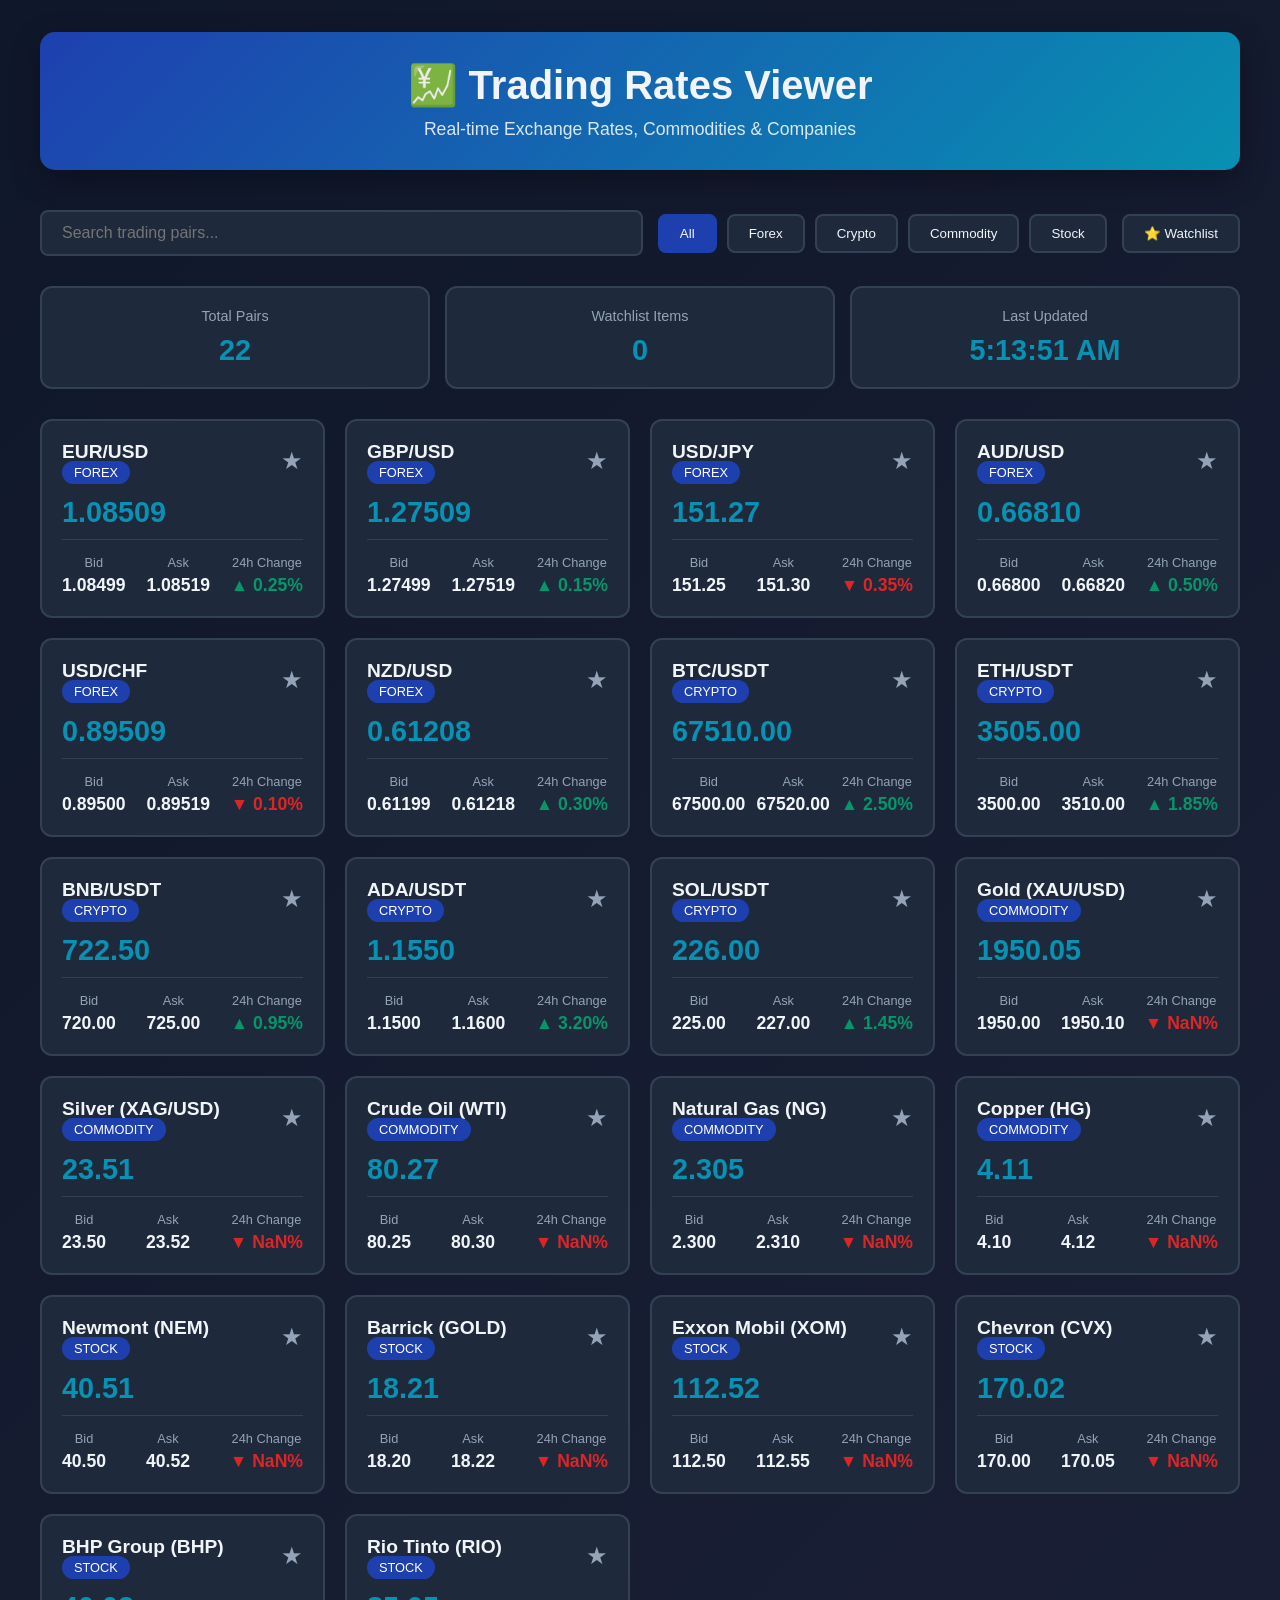
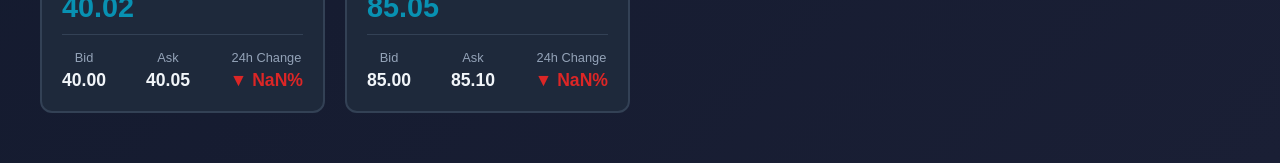
<file: index.html>
<!DOCTYPE html>
<html lang="en">
<head>
    <meta charset="UTF-8">
    <meta name="viewport" content="width=device-width, initial-scale=1.0">
    <title>Trading Rates Viewer</title>
    <link rel="stylesheet" href="styles.css">
</head>
<body>
    <div class="container">
        <!-- TradingView ticker tape for highly accurate live rates -->
        <div id="tv-ticker" style="margin: 12px 0;"></div>

        <header>
            <h1>💹 Trading Rates Viewer</h1>
            <p class="subtitle">Real-time Exchange Rates, Commodities & Companies</p>
        </header>

        <div class="controls">
            <div class="search-box">
                <input type="text" id="searchInput" placeholder="Search trading pairs...">
            </div>
            <div class="filter-section">
                <button class="filter-btn active" data-filter="all">All</button>
                <button class="filter-btn" data-filter="forex">Forex</button>
                <button class="filter-btn" data-filter="crypto">Crypto</button>
                <button class="filter-btn" data-filter="commodity">Commodity</button>
                <button class="filter-btn" data-filter="stock">Stock</button>
            </div>
            <button class="watchlist-btn" id="watchlistBtn">⭐ Watchlist</button>
        </div>

        <div class="stats-section">
            <div class="stat-card">
                <div class="stat-label">Total Pairs</div>
                <div class="stat-value" id="totalPairs">0</div>
            </div>
            <div class="stat-card">
                <div class="stat-label">Watchlist Items</div>
                <div class="stat-value" id="watchlistCount">0</div>
            </div>
            <div class="stat-card">
                <div class="stat-label">Last Updated</div>
                <div class="stat-value" id="lastUpdate">--:--:--</div>
            </div>
        </div>

        <div class="rates-grid" id="ratesGrid">
            <!-- Rate cards will be generated here -->
        </div>

        <div class="modal" id="watchlistModal">
            <div class="modal-content">
                <div class="modal-header">
                    <h2>My Watchlist</h2>
                    <button class="close-btn" id="closeWatchlist">&times;</button>
                </div>
                <div class="modal-body" id="watchlistContent">
                    <!-- Watchlist items will appear here -->
                </div>
            </div>
        </div>

        <div class="modal-overlay" id="modalOverlay"></div>
    </div>

    <script src="app.js"></script>
    <script type="text/javascript" src="https://s3.tradingview.com/tv.js"></script>
    <script>
        // Initialize a TradingView Ticker Tape widget for accurate live tickers
        new TradingView.MediumWidget({
            "symbols": [
                { "proName": "OANDA:XAUUSD", "title": "Gold (XAUUSD)" },
                { "proName": "OANDA:XAGUSD", "title": "Silver (XAGUSD)" },
                { "proName": "NYMEX:CL1!", "title": "Crude Oil (CL)" },
                { "proName": "NYMEX:NG1!", "title": "Nat Gas (NG)" },
                { "proName": "FX_IDC:EURUSD", "title": "EUR/USD" },
                { "proName": "BINANCE:BTCUSDT", "title": "BTC/USDT" },
                { "proName": "BINANCE:ETHUSDT", "title": "ETH/USDT" }
            ],
            "chartOnly": false,
            "width": "100%",
            "height": 36,
            "locale": "en",
            "colorTheme": "light",
            "isTransparent": false,
            "autosize": true,
            "container_id": "tv-ticker"
        });
    </script>

    <!-- Live rates WS client (updates tradingPairs in app.js) -->
    <script src="app.live.ws.js"></script>
</body>
</html>
</file>
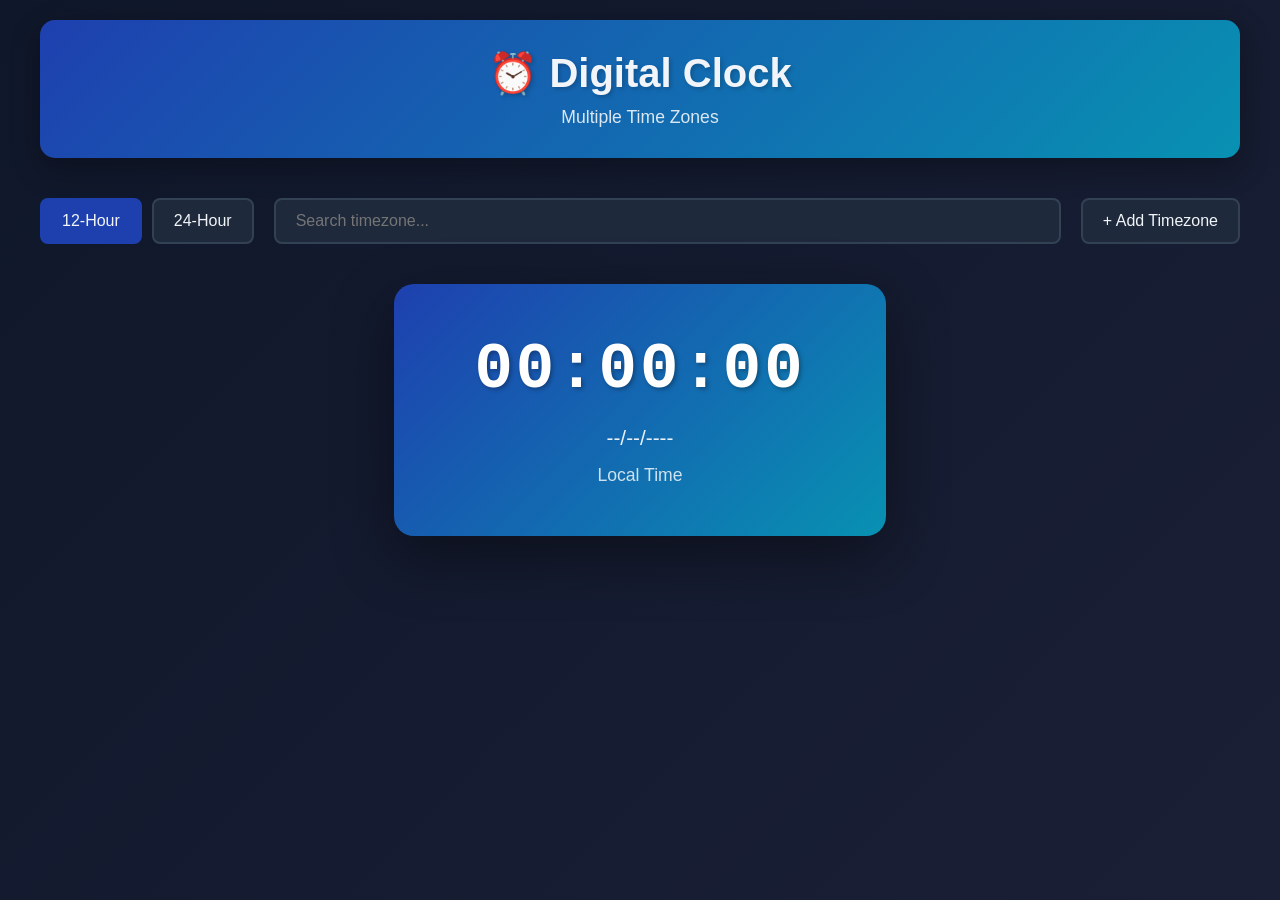
<file: clock.html>
<!DOCTYPE html>
<html lang="en">
<head>
    <meta charset="UTF-8">
    <meta name="viewport" content="width=device-width, initial-scale=1.0">
    <title>Digital Clock - Multiple Time Zones</title>
    <link rel="stylesheet" href="clock-styles.css">
</head>
<body>
    <div class="container">
        <header>
            <h1>⏰ Digital Clock</h1>
            <p class="subtitle">Multiple Time Zones</p>
        </header>

        <div class="controls">
            <div class="format-toggle">
                <button class="format-btn active" data-format="12">12-Hour</button>
                <button class="format-btn" data-format="24">24-Hour</button>
            </div>
            <div class="search-box">
                <input type="text" id="searchTimezone" placeholder="Search timezone...">
            </div>
            <button class="add-timezone-btn" id="addTimezoneBtn">+ Add Timezone</button>
        </div>

        <div class="main-clock-section">
            <div class="main-clock">
                <div class="time-display" id="mainTime">00:00:00</div>
                <div class="date-display" id="mainDate">--/--/----</div>
                <div class="timezone-label" id="mainTimezone">Local Time</div>
            </div>
        </div>

        <div class="timezones-grid" id="timezonesGrid">
            <!-- Clock cards will be generated here -->
        </div>

        <!-- Modal for adding timezone -->
        <div class="modal" id="timezoneModal">
            <div class="modal-content">
                <div class="modal-header">
                    <h2>Add Timezone</h2>
                    <button class="close-btn" id="closeModal">&times;</button>
                </div>
                <div class="modal-body">
                    <select id="timezoneSelect">
                        <option value="">Select a timezone...</option>
                    </select>
                </div>
                <div class="modal-footer">
                    <button class="btn-cancel" id="cancelBtn">Cancel</button>
                    <button class="btn-add" id="confirmAddBtn">Add</button>
                </div>
            </div>
        </div>

        <div class="modal-overlay" id="modalOverlay"></div>
    </div>

    <script src="clock-app.js"></script>
</body>
</html>
</file>
<file: styles.css>
:root {
    --primary-color: #1e40af;
    --secondary-color: #0891b2;
    --success-color: #059669;
    --danger-color: #dc2626;
    --bg-dark: #0f172a;
    --bg-light: #1e293b;
    --text-light: #f1f5f9;
    --text-muted: #94a3b8;
    --border-color: #334155;
}

* {
    margin: 0;
    padding: 0;
    box-sizing: border-box;
}

body {
    font-family: 'Segoe UI', Tahoma, Geneva, Verdana, sans-serif;
    background: linear-gradient(135deg, var(--bg-dark) 0%, #1a1f35 100%);
    color: var(--text-light);
    min-height: 100vh;
    padding: 20px;
}

.container {
    max-width: 1200px;
    margin: 0 auto;
}

header {
    text-align: center;
    margin-bottom: 40px;
    padding: 30px 20px;
    background: linear-gradient(135deg, var(--primary-color), var(--secondary-color));
    border-radius: 15px;
    box-shadow: 0 10px 30px rgba(0, 0, 0, 0.3);
}

header h1 {
    font-size: 2.5em;
    margin-bottom: 10px;
}

header .subtitle {
    font-size: 1.1em;
    opacity: 0.9;
}

.controls {
    display: grid;
    grid-template-columns: 1fr auto auto;
    gap: 15px;
    margin-bottom: 30px;
    align-items: center;
}

.search-box input {
    width: 100%;
    padding: 12px 20px;
    border: 2px solid var(--border-color);
    border-radius: 8px;
    background: var(--bg-light);
    color: var(--text-light);
    font-size: 1em;
}

.search-box input:focus {
    outline: none;
    border-color: var(--primary-color);
}

.filter-section {
    display: flex;
    gap: 10px;
}

.filter-btn,
.watchlist-btn {
    padding: 10px 20px;
    border: 2px solid var(--border-color);
    border-radius: 8px;
    background: var(--bg-light);
    color: var(--text-light);
    cursor: pointer;
    font-weight: 500;
    transition: all 0.3s ease;
}

.filter-btn:hover,
.watchlist-btn:hover {
    border-color: var(--primary-color);
    background: var(--primary-color);
}

.filter-btn.active {
    background: var(--primary-color);
    border-color: var(--primary-color);
}

.stats-section {
    display: grid;
    grid-template-columns: repeat(auto-fit, minmax(200px, 1fr));
    gap: 15px;
    margin-bottom: 30px;
}

.stat-card {
    background: var(--bg-light);
    border: 2px solid var(--border-color);
    border-radius: 12px;
    padding: 20px;
    text-align: center;
}

.stat-label {
    font-size: 0.9em;
    color: var(--text-muted);
    margin-bottom: 10px;
}

.stat-value {
    font-size: 1.8em;
    font-weight: bold;
    color: var(--secondary-color);
}

.rates-grid {
    display: grid;
    grid-template-columns: repeat(auto-fill, minmax(280px, 1fr));
    gap: 20px;
    margin-bottom: 30px;
}

.rate-card {
    background: var(--bg-light);
    border: 2px solid var(--border-color);
    border-radius: 12px;
    padding: 20px;
    transition: all 0.3s ease;
}

.rate-card:hover {
    border-color: var(--primary-color);
    box-shadow: 0 10px 30px rgba(30, 64, 175, 0.2);
    transform: translateY(-5px);
}

.rate-header {
    display: flex;
    justify-content: space-between;
    align-items: center;
    margin-bottom: 15px;
}

.pair-name {
    font-size: 1.2em;
    font-weight: bold;
    color: var(--text-light);
}

.pair-type {
    font-size: 0.8em;
    background: var(--primary-color);
    padding: 4px 12px;
    border-radius: 12px;
    color: white;
}

.watchlist-star {
    background: none;
    border: none;
    font-size: 1.5em;
    cursor: pointer;
    color: var(--text-muted);
    transition: all 0.3s ease;
}

.watchlist-star.active {
    color: #fbbf24;
}

.rate-value {
    font-size: 1.8em;
    font-weight: bold;
    color: var(--secondary-color);
    margin-bottom: 10px;
}

.rate-change {
    display: flex;
    justify-content: space-between;
    padding-top: 15px;
    border-top: 1px solid var(--border-color);
}

.change-item {
    text-align: center;
}

.change-label {
    font-size: 0.8em;
    color: var(--text-muted);
    margin-bottom: 5px;
}

.change-value {
    font-weight: bold;
    font-size: 1.1em;
}

.positive {
    color: var(--success-color);
}

.negative {
    color: var(--danger-color);
}

.modal {
    display: none;
    position: fixed;
    z-index: 1000;
    left: 50%;
    top: 50%;
    transform: translate(-50%, -50%);
    background: var(--bg-light);
    border: 2px solid var(--border-color);
    border-radius: 12px;
    box-shadow: 0 20px 60px rgba(0, 0, 0, 0.5);
    min-width: 400px;
    max-height: 70vh;
    overflow-y: auto;
}

.modal.show {
    display: block;
}

.modal-overlay {
    display: none;
    position: fixed;
    z-index: 999;
    left: 0;
    top: 0;
    width: 100%;
    height: 100%;
    background: rgba(0, 0, 0, 0.5);
}

.modal-overlay.show {
    display: block;
}

.modal-header {
    display: flex;
    justify-content: space-between;
    align-items: center;
    padding: 20px;
    border-bottom: 1px solid var(--border-color);
}

.modal-header h2 {
    margin: 0;
}

.close-btn {
    background: none;
    border: none;
    color: var(--text-muted);
    font-size: 2em;
    cursor: pointer;
}

.modal-body {
    padding: 20px;
}

.watchlist-item {
    background: var(--bg-dark);
    border: 1px solid var(--border-color);
    border-radius: 8px;
    padding: 15px;
    margin-bottom: 10px;
    display: flex;
    justify-content: space-between;
    align-items: center;
}

.watchlist-item-info {
    flex-grow: 1;
}

.watchlist-item-name {
    font-weight: bold;
    margin-bottom: 5px;
}

.watchlist-item-rate {
    color: var(--secondary-color);
    font-weight: bold;
}

.remove-btn {
    background: var(--danger-color);
    border: none;
    color: white;
    padding: 5px 10px;
    border-radius: 5px;
    cursor: pointer;
}

.empty-message {
    text-align: center;
    color: var(--text-muted);
    padding: 40px 20px;
}

@media (max-width: 768px) {
    .controls {
        grid-template-columns: 1fr;
    }

    .rates-grid {
        grid-template-columns: 1fr;
    }

    .modal {
        min-width: 90%;
    }
}
</file>
<file: clock-styles.css>
:root {
    --primary-color: #1e40af;
    --secondary-color: #0891b2;
    --success-color: #059669;
    --danger-color: #dc2626;
    --bg-dark: #0f172a;
    --bg-light: #1e293b;
    --text-light: #f1f5f9;
    --text-muted: #94a3b8;
    --border-color: #334155;
}

* {
    margin: 0;
    padding: 0;
    box-sizing: border-box;
}

body {
    font-family: 'Segoe UI', Tahoma, Geneva, Verdana, sans-serif;
    background: linear-gradient(135deg, var(--bg-dark) 0%, #1a1f35 100%);
    color: var(--text-light);
    min-height: 100vh;
    padding: 20px;
}

.container {
    max-width: 1200px;
    margin: 0 auto;
}

header {
    text-align: center;
    margin-bottom: 40px;
    padding: 30px 20px;
    background: linear-gradient(135deg, var(--primary-color), var(--secondary-color));
    border-radius: 15px;
    box-shadow: 0 10px 30px rgba(0, 0, 0, 0.3);
}

header h1 {
    font-size: 2.5em;
    margin-bottom: 10px;
    text-shadow: 2px 2px 4px rgba(0, 0, 0, 0.2);
}

header .subtitle {
    font-size: 1.1em;
    opacity: 0.9;
}

.controls {
    display: grid;
    grid-template-columns: auto 1fr auto;
    gap: 20px;
    margin-bottom: 40px;
    align-items: center;
}

.format-toggle {
    display: flex;
    gap: 10px;
}

.format-btn,
.add-timezone-btn {
    padding: 12px 20px;
    border: 2px solid var(--border-color);
    border-radius: 8px;
    background: var(--bg-light);
    color: var(--text-light);
    cursor: pointer;
    font-size: 1em;
    font-weight: 500;
    transition: all 0.3s ease;
}

.format-btn:hover,
.add-timezone-btn:hover {
    border-color: var(--primary-color);
    background: var(--primary-color);
    transform: translateY(-2px);
}

.format-btn.active {
    background: var(--primary-color);
    border-color: var(--primary-color);
}

.search-box input {
    width: 100%;
    padding: 12px 20px;
    border: 2px solid var(--border-color);
    border-radius: 8px;
    background: var(--bg-light);
    color: var(--text-light);
    font-size: 1em;
    transition: all 0.3s ease;
}

.search-box input:focus {
    outline: none;
    border-color: var(--primary-color);
    box-shadow: 0 0 10px rgba(30, 64, 175, 0.3);
}

.main-clock-section {
    display: flex;
    justify-content: center;
    margin-bottom: 50px;
}

.main-clock {
    background: linear-gradient(135deg, var(--primary-color), var(--secondary-color));
    padding: 50px 80px;
    border-radius: 20px;
    box-shadow: 0 20px 60px rgba(0, 0, 0, 0.4);
    text-align: center;
}

.time-display {
    font-size: 4em;
    font-weight: bold;
    color: white;
    font-family: 'Courier New', monospace;
    letter-spacing: 3px;
    margin-bottom: 20px;
    text-shadow: 2px 2px 4px rgba(0, 0, 0, 0.3);
}

.date-display {
    font-size: 1.3em;
    color: rgba(255, 255, 255, 0.9);
    margin-bottom: 15px;
}

.timezone-label {
    font-size: 1.1em;
    color: rgba(255, 255, 255, 0.8);
}

.timezones-grid {
    display: grid;
    grid-template-columns: repeat(auto-fill, minmax(280px, 1fr));
    gap: 20px;
    margin-bottom: 30px;
}

.timezone-card {
    background: var(--bg-light);
    border: 2px solid var(--border-color);
    border-radius: 12px;
    padding: 25px;
    transition: all 0.3s ease;
}

.timezone-card:hover {
    border-color: var(--primary-color);
    box-shadow: 0 10px 30px rgba(30, 64, 175, 0.2);
    transform: translateY(-5px);
}

.timezone-card-header {
    display: flex;
    justify-content: space-between;
    align-items: center;
    margin-bottom: 15px;
}

.timezone-name {
    font-size: 1.1em;
    font-weight: 600;
    color: var(--text-light);
}

.remove-timezone-btn {
    background: var(--danger-color);
    border: none;
    color: white;
    padding: 5px 10px;
    border-radius: 5px;
    cursor: pointer;
    font-size: 0.9em;
    transition: all 0.3s ease;
}

.remove-timezone-btn:hover {
    background: #b91c1c;
    transform: scale(1.05);
}

.timezone-time {
    font-size: 1.8em;
    font-weight: bold;
    color: var(--secondary-color);
    font-family: 'Courier New', monospace;
    margin-bottom: 10px;
    letter-spacing: 2px;
}

.timezone-date {
    font-size: 0.9em;
    color: var(--text-muted);
}

.timezone-offset {
    font-size: 0.85em;
    color: var(--text-muted);
    margin-top: 10px;
    padding-top: 10px;
    border-top: 1px solid var(--border-color);
}

/* Modal Styles */
.modal {
    display: none;
    position: fixed;
    z-index: 1000;
    left: 50%;
    top: 50%;
    transform: translate(-50%, -50%);
    background: var(--bg-light);
    border: 2px solid var(--border-color);
    border-radius: 12px;
    box-shadow: 0 20px 60px rgba(0, 0, 0, 0.5);
    min-width: 400px;
}

.modal.show {
    display: block;
}

.modal-overlay {
    display: none;
    position: fixed;
    z-index: 999;
    left: 0;
    top: 0;
    width: 100%;
    height: 100%;
    background: rgba(0, 0, 0, 0.5);
}

.modal-overlay.show {
    display: block;
}

.modal-header {
    display: flex;
    justify-content: space-between;
    align-items: center;
    padding: 20px;
    border-bottom: 1px solid var(--border-color);
}

.modal-header h2 {
    margin: 0;
    color: var(--text-light);
}

.close-btn {
    background: none;
    border: none;
    color: var(--text-muted);
    font-size: 2em;
    cursor: pointer;
    transition: color 0.3s ease;
}

.close-btn:hover {
    color: var(--text-light);
}

.modal-body {
    padding: 20px;
}

.modal-body select {
    width: 100%;
    padding: 12px;
    border: 2px solid var(--border-color);
    border-radius: 8px;
    background: var(--bg-dark);
    color: var(--text-light);
    font-size: 1em;
    max-height: 300px;
}

.modal-body select:focus {
    outline: none;
    border-color: var(--primary-color);
}

.modal-footer {
    padding: 20px;
    border-top: 1px solid var(--border-color);
    display: flex;
    gap: 10px;
    justify-content: flex-end;
}

.btn-cancel,
.btn-add {
    padding: 10px 20px;
    border: none;
    border-radius: 8px;
    cursor: pointer;
    font-weight: 500;
    transition: all 0.3s ease;
}

.btn-cancel {
    background: var(--border-color);
    color: var(--text-light);
}

.btn-cancel:hover {
    background: #475569;
}

.btn-add {
    background: var(--success-color);
    color: white;
}

.btn-add:hover {
    background: #047857;
}

.empty-message {
    text-align: center;
    color: var(--text-muted);
    padding: 40px 20px;
    font-size: 1.1em;
}

@media (max-width: 768px) {
    .controls {
        grid-template-columns: 1fr;
        gap: 10px;
    }

    .main-clock {
        padding: 30px 40px;
    }

    .time-display {
        font-size: 2.5em;
    }

    .timezones-grid {
        grid-template-columns: 1fr;
    }

    .modal {
        min-width: 90%;
        max-width: 400px;
    }
}
</file>
